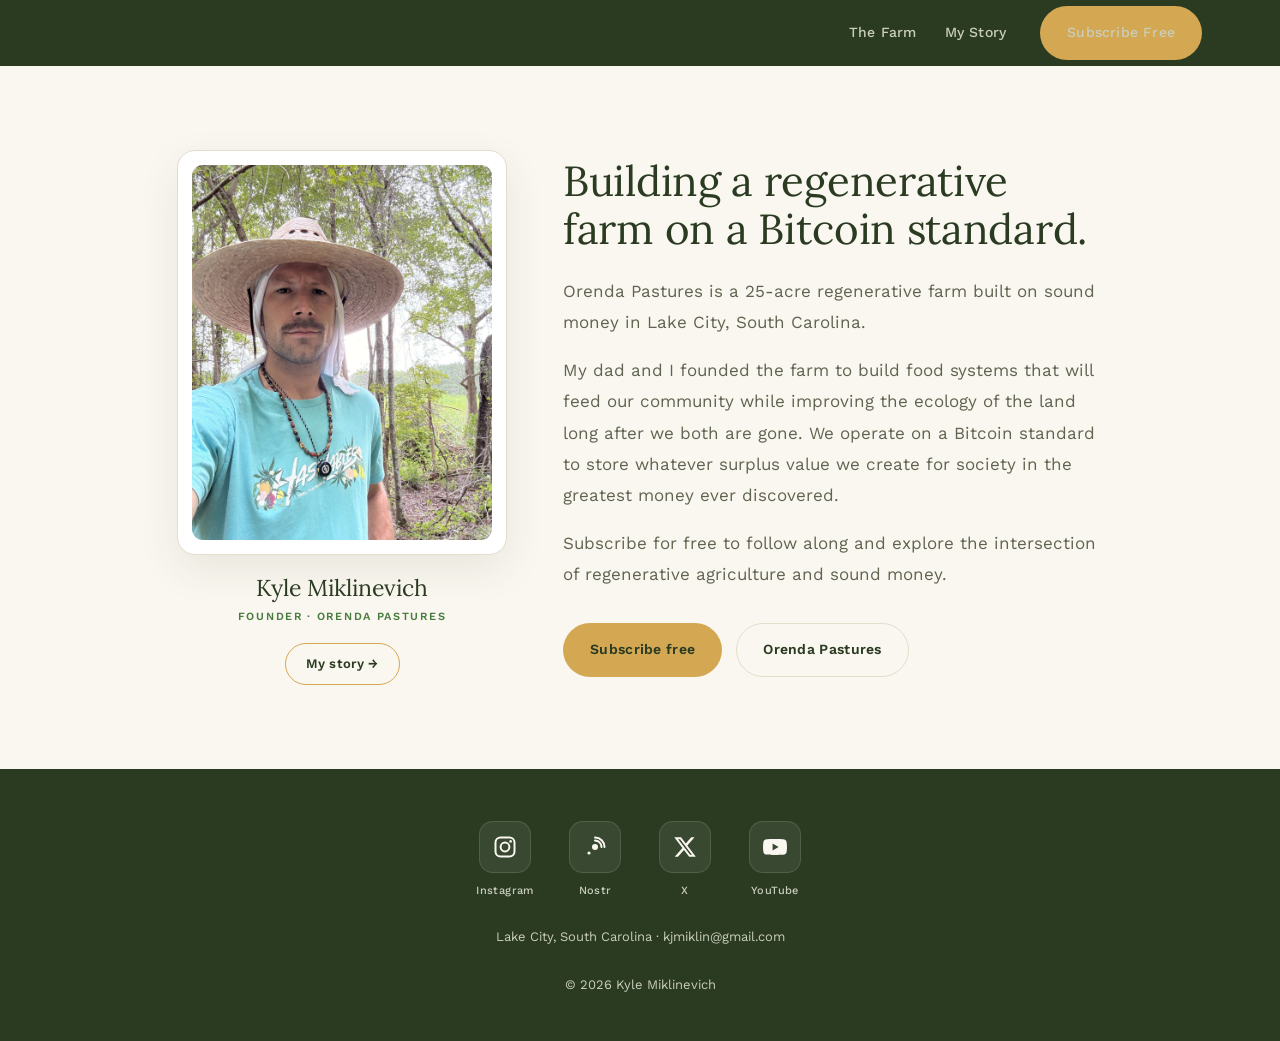
<file: index.html>
<!doctype html>
<html lang="en" data-kit="personal">
<head>
<meta charset="utf-8">
<meta name="viewport" content="width=device-width, initial-scale=1">
<title>Kyle Miklinevich · Regenerative farmer, Lake City SC</title>
<meta name="description" content="Building a regenerative farm on a Bitcoin standard in Lake City, South Carolina. Subscribe free to follow along and explore the intersection of regenerative agriculture and sound money.">
<meta property="og:title" content="Kyle Miklinevich">
<meta property="og:description" content="Building a regenerative farm on a Bitcoin standard in Lake City, SC. Subscribe free to follow along.">
<meta property="og:type" content="website">
<link rel="icon" href="favicon.svg" type="image/svg+xml">
<link rel="preconnect" href="https://fonts.googleapis.com">
<link rel="preconnect" href="https://fonts.gstatic.com" crossorigin>
<link href="https://fonts.googleapis.com/css2?family=Lora:ital,wght@0,400;0,500;1,400&family=Work+Sans:wght@400;500;600&display=swap" rel="stylesheet">
<link rel="stylesheet" href="site.css">
</head>
<body>

<header class="site-header">
  <div class="header-inner">
    <nav class="nav">
      <a class="nav-link" href="https://orendapastures.com">The Farm</a>
      <a class="nav-link" href="bio.html">My Story</a>
      <a class="btn btn-gold btn-join" href="https://orendapastures.com/#/portal/signup/free">Subscribe Free</a>
    </nav>
  </div>
</header>

<section class="lede">
  <div class="lede-photo">
    <figure class="frame">
      <img src="kyle-hero.jpg" alt="Kyle Miklinevich on the land in Lake City, SC">
    </figure>
    <figcaption class="photo-cap">
      <span class="nm">Kyle Miklinevich</span>
      <span class="rl">Founder · Orenda Pastures</span>
      <a class="story" href="bio.html">My story &rarr;</a>
    </figcaption>
  </div>
  <div class="lede-copy">
    <h1>Building a regenerative farm on a Bitcoin standard.</h1>
    <p>Orenda Pastures is a 25-acre regenerative farm built on sound money in Lake City, South Carolina.</p>
    <p>My dad and I founded the farm to build food systems that will feed our community while improving the ecology of the land long after we both are gone. We operate on a Bitcoin standard to store whatever surplus value we create for society in the greatest money ever discovered.</p>
    <p>Subscribe for free to follow along and explore the intersection of regenerative agriculture and sound money.</p>
    <div class="cta-row">
      <a class="btn btn-gold" href="https://orendapastures.com/#/portal/signup/free">Subscribe free</a>
      <a class="btn btn-quiet" href="https://orendapastures.com">Orenda Pastures</a>
    </div>
  </div>
</section>

<footer class="foot">
  <div class="foot-inner">
    <div class="social-tiles">
      <!-- TODO: confirm/replace social URLs -->
      <a class="social-tile ig" href="https://instagram.com/" aria-label="Instagram">
        <span class="ico"><svg viewBox="0 0 24 24" fill="none"><rect x="2.5" y="2.5" width="19" height="19" rx="5" stroke="currentColor" stroke-width="2"/><circle cx="12" cy="12" r="4.4" stroke="currentColor" stroke-width="2"/><circle cx="17.6" cy="6.4" r="1.3" fill="currentColor"/></svg></span>
        <span>Instagram</span>
      </a>
      <a class="social-tile nostr" href="https://primal.net/" aria-label="Nostr">
        <span class="ico"><svg viewBox="0 0 24 24" fill="none"><circle cx="12" cy="12" r="3" fill="currentColor"/><path d="M12 5.5a6.5 6.5 0 0 1 6.5 6.5M12 2.5A9.5 9.5 0 0 1 21.5 12" stroke="currentColor" stroke-width="2" stroke-linecap="round"/><circle cx="6" cy="18" r="1.6" fill="currentColor"/></svg></span>
        <span>Nostr</span>
      </a>
      <a class="social-tile x" href="https://x.com/" aria-label="X">
        <span class="ico"><svg viewBox="0 0 24 24"><path fill="currentColor" d="M18.244 2.25h3.308l-7.227 8.26 8.502 11.24h-6.66l-5.214-6.817L4.99 21.75H1.68l7.73-8.835L1.254 2.25H8.08l4.713 6.231zm-1.161 17.52h1.833L7.084 4.126H5.117z"/></svg></span>
        <span>X</span>
      </a>
      <a class="social-tile yt" href="https://youtube.com/@orendapastures" aria-label="YouTube">
        <span class="ico"><svg viewBox="0 0 24 24"><path fill="currentColor" d="M23.5 6.5a3 3 0 0 0-2.1-2.1C19.5 4 12 4 12 4s-7.5 0-9.4.4A3 3 0 0 0 .5 6.5 31 31 0 0 0 0 12a31 31 0 0 0 .5 5.5 3 3 0 0 0 2.1 2.1C4.5 20 12 20 12 20s7.5 0 9.4-.4a3 3 0 0 0 2.1-2.1A31 31 0 0 0 24 12a31 31 0 0 0-.5-5.5zM9.6 15.5v-7l6 3.5z"/></svg></span>
        <span>YouTube</span>
      </a>
    </div>
    <div class="foot-meta">Lake City, South Carolina · <a href="mailto:kjmiklin@gmail.com">kjmiklin@gmail.com</a></div>
    <div class="foot-meta">© <span id="yr"></span> Kyle Miklinevich</div>
  </div>
</footer>

<script>document.getElementById('yr').textContent = new Date().getFullYear();</script>
</body>
</html>
</file>
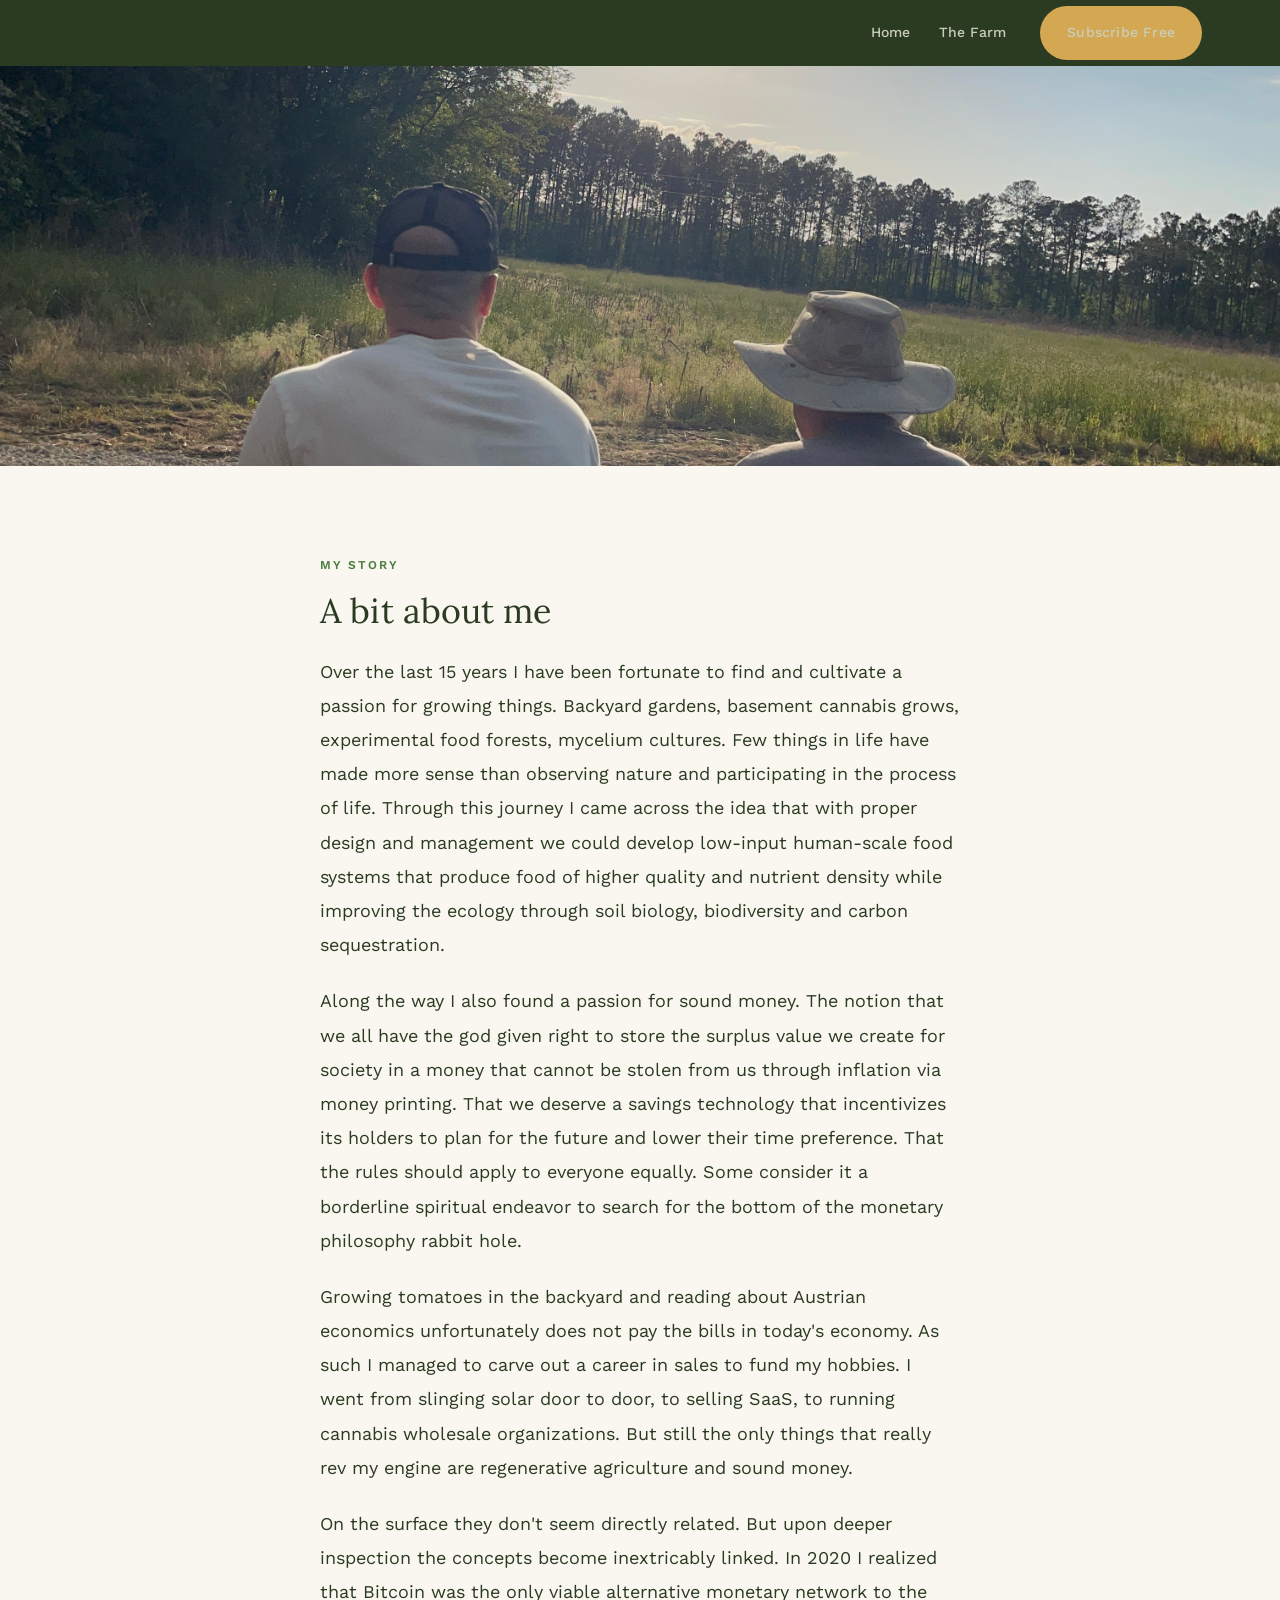
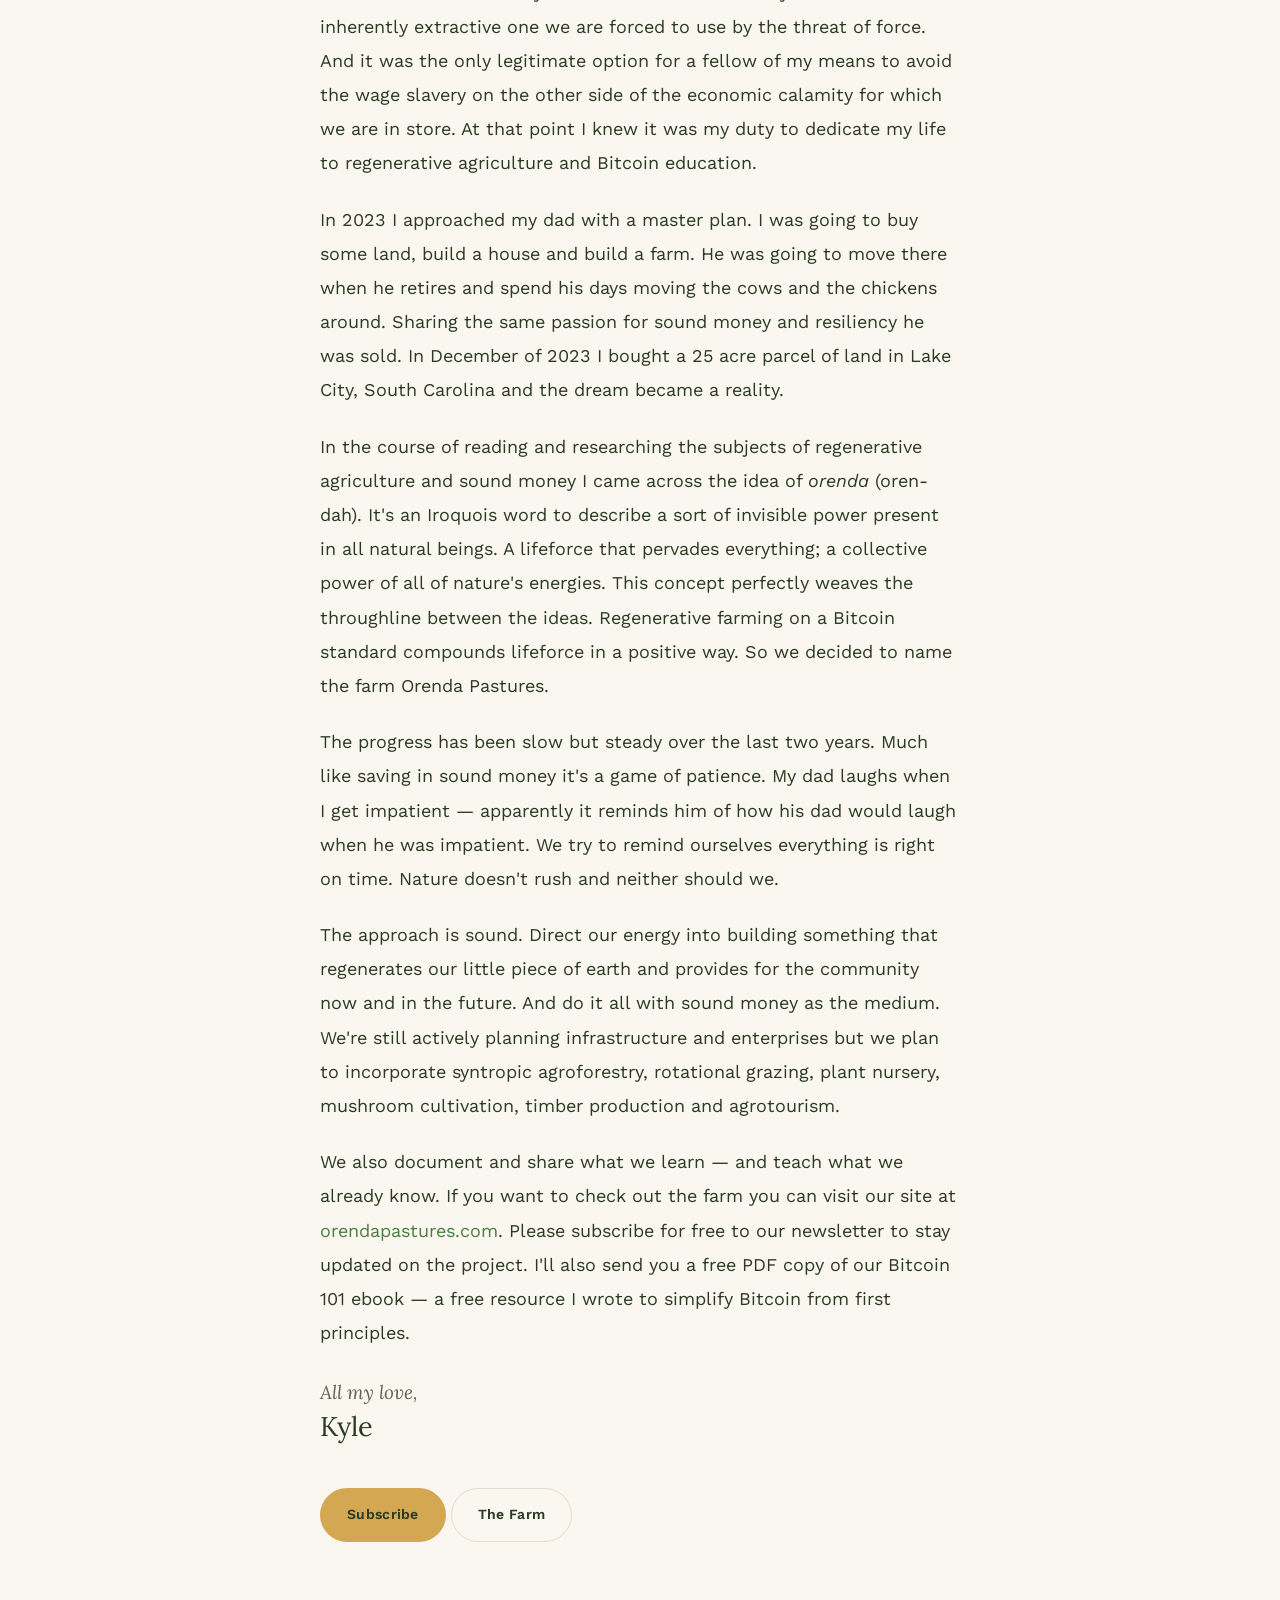
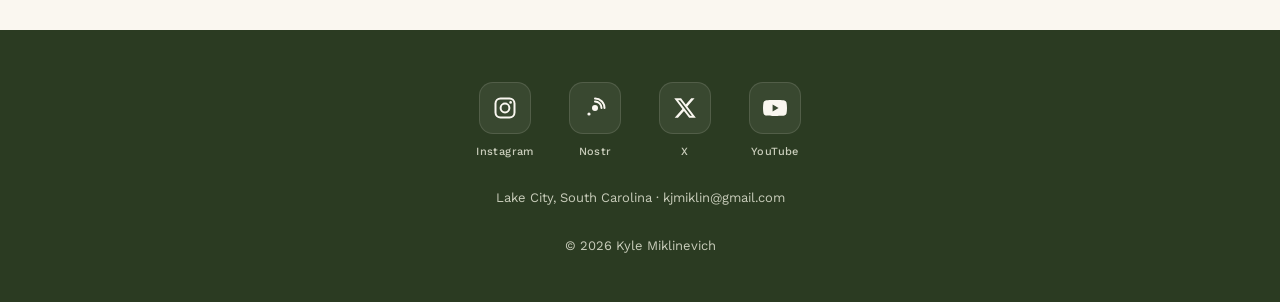
<file: bio.html>
<!doctype html>
<html lang="en" data-kit="personal">
<head>
<meta charset="utf-8">
<meta name="viewport" content="width=device-width, initial-scale=1">
<title>A bit about me · Kyle Miklinevich</title>
<meta name="description" content="How Kyle Miklinevich came to dedicate his life to regenerative agriculture and sound money — and founded Orenda Pastures in Lake City, SC.">
<link rel="icon" href="favicon.svg" type="image/svg+xml">
<link rel="preconnect" href="https://fonts.googleapis.com">
<link rel="preconnect" href="https://fonts.gstatic.com" crossorigin>
<link href="https://fonts.googleapis.com/css2?family=Lora:ital,wght@0,400;0,500;0,600;1,400;1,500&family=Work+Sans:wght@400;500;600&display=swap" rel="stylesheet">
<link rel="stylesheet" href="site.css">
</head>
<body>

<header class="site-header">
  <div class="header-inner">
    <nav class="nav">
      <a class="nav-link" href="index.html">Home</a>
      <a class="nav-link" href="https://orendapastures.com">The Farm</a>
      <a class="btn btn-gold btn-join" href="https://orendapastures.com/#/portal/signup/free">Subscribe Free</a>
    </nav>
  </div>
</header>

<img class="story-banner" src="tailgate.JPG" alt="Kyle on the tailgate at Orenda Pastures">

<section class="band">
  <div class="wrap">
    <article class="story">
      <span class="eyebrow">My Story</span>
      <h1 class="heading">A bit about me</h1>

      <p>Over the last 15 years I have been fortunate to find and cultivate a passion for growing things. Backyard gardens, basement cannabis grows, experimental food forests, mycelium cultures. Few things in life have made more sense than observing nature and participating in the process of life. Through this journey I came across the idea that with proper design and management we could develop low-input human-scale food systems that produce food of higher quality and nutrient density while improving the ecology through soil biology, biodiversity and carbon sequestration.</p>

      <p>Along the way I also found a passion for sound money. The notion that we all have the god given right to store the surplus value we create for society in a money that cannot be stolen from us through inflation via money printing. That we deserve a savings technology that incentivizes its holders to plan for the future and lower their time preference. That the rules should apply to everyone equally. Some consider it a borderline spiritual endeavor to search for the bottom of the monetary philosophy rabbit hole.</p>

      <p>Growing tomatoes in the backyard and reading about Austrian economics unfortunately does not pay the bills in today's economy. As such I managed to carve out a career in sales to fund my hobbies. I went from slinging solar door to door, to selling SaaS, to running cannabis wholesale organizations. But still the only things that really rev my engine are regenerative agriculture and sound money.</p>

      <p>On the surface they don't seem directly related. But upon deeper inspection the concepts become inextricably linked. In 2020 I realized that Bitcoin was the only viable alternative monetary network to the inherently extractive one we are forced to use by the threat of force. And it was the only legitimate option for a fellow of my means to avoid the wage slavery on the other side of the economic calamity for which we are in store. At that point I knew it was my duty to dedicate my life to regenerative agriculture and Bitcoin education.</p>

      <p>In 2023 I approached my dad with a master plan. I was going to buy some land, build a house and build a farm. He was going to move there when he retires and spend his days moving the cows and the chickens around. Sharing the same passion for sound money and resiliency he was sold. In December of 2023 I bought a 25 acre parcel of land in Lake City, South Carolina and the dream became a reality.</p>

      <p>In the course of reading and researching the subjects of regenerative agriculture and sound money I came across the idea of <em>orenda</em> (oren-dah). It's an Iroquois word to describe a sort of invisible power present in all natural beings. A lifeforce that pervades everything; a collective power of all of nature's energies. This concept perfectly weaves the throughline between the ideas. Regenerative farming on a Bitcoin standard compounds lifeforce in a positive way. So we decided to name the farm Orenda Pastures.</p>

      <p>The progress has been slow but steady over the last two years. Much like saving in sound money it's a game of patience. My dad laughs when I get impatient — apparently it reminds him of how his dad would laugh when he was impatient. We try to remind ourselves everything is right on time. Nature doesn't rush and neither should we.</p>

      <p>The approach is sound. Direct our energy into building something that regenerates our little piece of earth and provides for the community now and in the future. And do it all with sound money as the medium. We're still actively planning infrastructure and enterprises but we plan to incorporate syntropic agroforestry, rotational grazing, plant nursery, mushroom cultivation, timber production and agrotourism.</p>

      <p>We also document and share what we learn — and teach what we already know. If you want to check out the farm you can visit our site at <a href="https://orendapastures.com">orendapastures.com</a>. Please subscribe for free to our newsletter to stay updated on the project. I'll also send you a free PDF copy of our Bitcoin 101 ebook — a free resource I wrote to simplify Bitcoin from first principles.</p>

      <div class="sign">
        <span class="love">All my love,</span>
        <span class="nm">Kyle</span>
      </div>

      <div class="back-row">
        <a class="btn btn-gold" href="https://orendapastures.com/#/portal/signup/free">Subscribe</a>
        <a class="btn btn-quiet" href="https://orendapastures.com">The Farm</a>
      </div>
    </article>
  </div>
</section>

<footer class="foot">
  <div class="foot-inner">
    <div class="social-tiles">
      <!-- TODO: confirm/replace social URLs -->
      <a class="social-tile ig" href="https://instagram.com/" aria-label="Instagram">
        <span class="ico"><svg viewBox="0 0 24 24" fill="none"><rect x="2.5" y="2.5" width="19" height="19" rx="5" stroke="currentColor" stroke-width="2"/><circle cx="12" cy="12" r="4.4" stroke="currentColor" stroke-width="2"/><circle cx="17.6" cy="6.4" r="1.3" fill="currentColor"/></svg></span>
        <span>Instagram</span>
      </a>
      <a class="social-tile nostr" href="https://primal.net/" aria-label="Nostr">
        <span class="ico"><svg viewBox="0 0 24 24" fill="none"><circle cx="12" cy="12" r="3" fill="currentColor"/><path d="M12 5.5a6.5 6.5 0 0 1 6.5 6.5M12 2.5A9.5 9.5 0 0 1 21.5 12" stroke="currentColor" stroke-width="2" stroke-linecap="round"/><circle cx="6" cy="18" r="1.6" fill="currentColor"/></svg></span>
        <span>Nostr</span>
      </a>
      <a class="social-tile x" href="https://x.com/" aria-label="X">
        <span class="ico"><svg viewBox="0 0 24 24"><path fill="currentColor" d="M18.244 2.25h3.308l-7.227 8.26 8.502 11.24h-6.66l-5.214-6.817L4.99 21.75H1.68l7.73-8.835L1.254 2.25H8.08l4.713 6.231zm-1.161 17.52h1.833L7.084 4.126H5.117z"/></svg></span>
        <span>X</span>
      </a>
      <a class="social-tile yt" href="https://youtube.com/@orendapastures" aria-label="YouTube">
        <span class="ico"><svg viewBox="0 0 24 24"><path fill="currentColor" d="M23.5 6.5a3 3 0 0 0-2.1-2.1C19.5 4 12 4 12 4s-7.5 0-9.4.4A3 3 0 0 0 .5 6.5 31 31 0 0 0 0 12a31 31 0 0 0 .5 5.5 3 3 0 0 0 2.1 2.1C4.5 20 12 20 12 20s7.5 0 9.4-.4a3 3 0 0 0 2.1-2.1A31 31 0 0 0 24 12a31 31 0 0 0-.5-5.5zM9.6 15.5v-7l6 3.5z"/></svg></span>
        <span>YouTube</span>
      </a>
    </div>
    <div class="foot-meta">Lake City, South Carolina · <a href="mailto:kjmiklin@gmail.com">kjmiklin@gmail.com</a></div>
    <div class="foot-meta">© <span id="yr"></span> Kyle Miklinevich</div>
  </div>
</footer>

<script>document.getElementById('yr').textContent = new Date().getFullYear();</script>
</body>
</html>
</file>
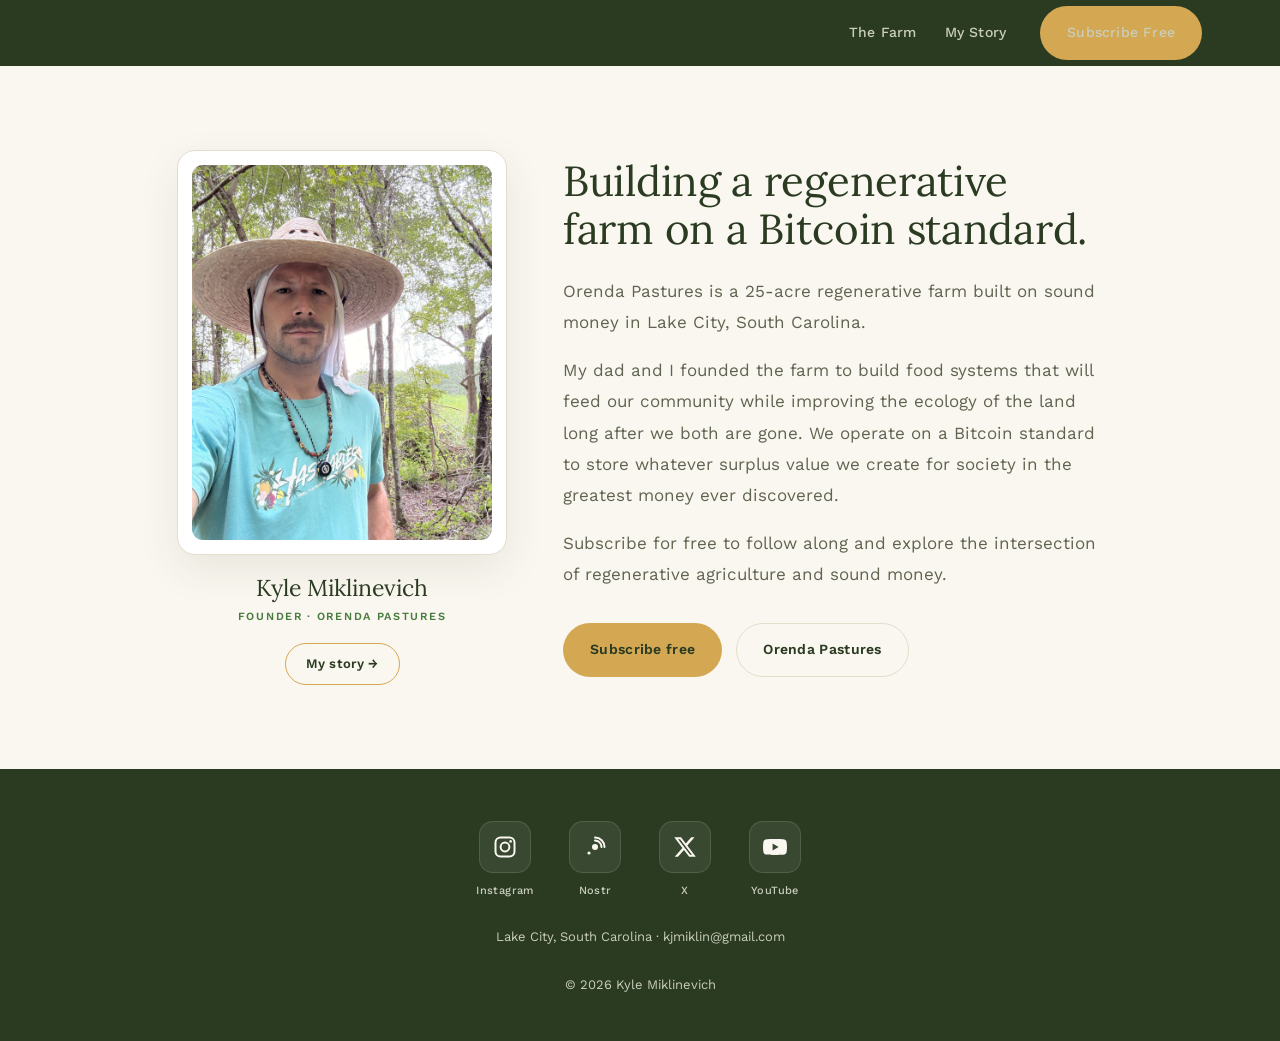
<file: commons.html>
<!doctype html>
<html lang="en">
<head>
<meta charset="utf-8">
<meta name="viewport" content="width=device-width, initial-scale=1">
<title>Kyle Miklinevich</title>
<meta name="robots" content="noindex">
<link rel="canonical" href="https://kylemiklinevich.com/">
<meta http-equiv="refresh" content="0; url=index.html">
<script>window.location.replace("index.html");</script>
</head>
<body>
<p>Redirecting to <a href="index.html">kylemiklinevich.com</a>&hellip;</p>
</body>
</html>
</file>
<file: site.css>
/* ============================================================
   kylemiklinevich.com — shared styles
   Commons base kit. Tokens mirror _commons/brand/commons-tokens.css.
   ============================================================ */
:root{
  --forest:#2B3B22; --forest-light:#34472A; --pasture:#4A7C3F;
  --cream:#FAF7F0; --cream-dark:#F1EADC; --gold:#D4A853; --gold-dark:#C2933F;
  --gold-soft:#E0BC72; --earth:#3D3228;
  --text:#2B3B22; --text-muted:#5F6450; --text-light:#95917F;
  --on-dark:#FAF7F0; --on-dark-muted:#C9CDBB;
  --border:#E5DDCC; --line-soft:#EFE8DA; --card:#fff;
  --font-serif:'Lora',Georgia,'Times New Roman',serif;
  --font-sans:'Work Sans',-apple-system,BlinkMacSystemFont,'Segoe UI',Roboto,sans-serif;
  --fs-name:52px; --fs-heading:30px; --fs-lead:19px; --fs-body:17px;
  --max:1180px; --measure:640px; --radius:14px;
}
*,*::before,*::after{box-sizing:border-box;margin:0;padding:0}
html{font-size:16px;-webkit-font-smoothing:antialiased;scroll-behavior:smooth}
body{font-family:var(--font-sans);color:var(--text);background:var(--cream);line-height:1.85}
img,svg{max-width:100%;height:auto;display:block}
a{color:var(--pasture);text-decoration:none}
.wrap{max-width:var(--max);margin:0 auto;padding:0 28px}
.eyebrow{display:block;text-transform:uppercase;letter-spacing:1.8px;font-size:12px;font-weight:600;color:var(--pasture)}
.heading{font-family:var(--font-serif);font-weight:400;font-size:var(--fs-heading);line-height:1.25;color:var(--text)}
.body{font-size:var(--fs-body);line-height:1.9;color:var(--text-muted)}
.lead{font-size:var(--fs-lead);line-height:1.7;color:var(--text-muted)}

/* ---- header / nav ---- */
.site-header{position:sticky;top:0;z-index:50;background:var(--forest)}
.header-inner{max-width:var(--max);margin:0 auto;padding:0 28px;height:66px;display:flex;align-items:center;justify-content:flex-end}
.brand{font-family:var(--font-serif);font-size:19px;font-weight:500;color:var(--on-dark);letter-spacing:.3px}
.brand:hover{color:var(--on-dark)}
.nav{display:flex;align-items:center;gap:28px}
.nav a{color:var(--on-dark-muted);font-size:14px;font-weight:500;letter-spacing:.2px}
.nav a:hover{color:var(--on-dark)}
.nav .btn-join{margin-left:6px}
@media(max-width:760px){.nav .nav-link{display:none}}

/* ---- buttons ---- */
.btn{display:inline-block;font-family:var(--font-sans);font-weight:600;font-size:14px;letter-spacing:.3px;padding:13px 26px;border-radius:999px;cursor:pointer;border:1px solid transparent;transition:all .15s ease;white-space:nowrap}
.btn-gold{background:var(--gold);color:var(--forest)}
.btn-gold:hover{background:var(--gold-dark)}
.btn-quiet{background:transparent;border-color:var(--border);color:var(--forest)}
.btn-quiet:hover{border-color:var(--pasture);color:var(--pasture)}
.btn-commons{background:var(--forest);color:var(--on-dark);border-color:var(--forest)}
.btn-commons:hover{background:var(--forest-light);border-color:var(--forest-light)}
.btn-onforest{background:transparent;color:var(--on-dark);border-color:rgba(250,247,240,.32)}
.btn-onforest:hover{border-color:var(--on-dark)}

/* ---- split hero ---- */
.hero-split{display:flex;min-height:560px}
/* image is absolutely positioned so the TEXT column sets the hero height */
.hero-media{flex:1;position:relative;background:var(--forest);overflow:hidden;min-height:440px}
.hero-media img{position:absolute;inset:0;width:100%;height:100%;object-fit:cover;object-position:center 30%}
.hero-caption{position:absolute;left:0;right:0;top:0;padding:44px 48px 70px;background:linear-gradient(to bottom,rgba(20,28,15,.92),rgba(20,28,15,0))}
.hero-caption .name{font-family:var(--font-serif);font-weight:400;font-size:46px;line-height:1.04;color:var(--on-dark)}
.hero-caption .role{margin-top:11px;text-transform:uppercase;letter-spacing:1.9px;font-size:12.5px;font-weight:600;color:var(--gold-soft)}
.hero-content{flex:1;display:flex;align-items:center;padding:72px 56px;background:var(--cream)}
.hero-content .inner{max-width:540px}
.hero-content .hero-header{font-family:var(--font-serif);font-weight:400;font-size:38px;line-height:1.18;color:var(--text);margin-bottom:12px}
.hero-content .intro{font-size:18px;line-height:1.7;color:var(--text-muted)}
.hero-content .org{font-weight:600;color:var(--forest)}
.hero-content .org-list{margin-top:26px}
.org-item{margin-top:18px;font-size:16px;line-height:1.55}
.org-item:first-child{margin-top:0}
.org-item .name{display:block;font-family:var(--font-serif);font-size:18px;color:var(--forest);margin-bottom:3px}
.org-item .desc{color:var(--text-muted)}
.hero-content .cta-row{margin-top:36px;display:flex;gap:14px;flex-wrap:wrap}
@media(max-width:880px){
  .hero-split{flex-direction:column;min-height:0}
  .hero-media{min-height:62vh}
  .hero-content{padding:52px 28px}
  .hero-caption .name{font-size:32px}
}

/* ---- framed split lede (one-pager hero) ---- */
.lede{display:flex;align-items:center;justify-content:center;gap:56px;max-width:1060px;margin:0 auto;padding:84px 28px}
.lede-photo{flex:0 0 auto;width:330px}
.frame{background:var(--card);border:1px solid var(--border);border-radius:18px;padding:14px;box-shadow:0 14px 40px rgba(43,59,34,.09)}
.frame img{width:100%;aspect-ratio:4/5;object-fit:cover;object-position:center 28%;border-radius:11px;display:block}
.photo-cap{display:flex;flex-direction:column;align-items:center;text-align:center;margin-top:20px}
.photo-cap .nm{font-family:var(--font-serif);font-size:23px;color:var(--forest);line-height:1.1}
.photo-cap .rl{margin-top:7px;text-transform:uppercase;letter-spacing:1.7px;font-size:11px;font-weight:600;color:var(--pasture)}
.photo-cap .story{margin-top:15px;display:inline-block;padding:8px 20px;border:1px solid var(--gold);border-radius:999px;font-size:13px;font-weight:600;color:var(--forest);letter-spacing:.3px;transition:all .15s ease}
.photo-cap .story:hover{background:var(--gold);color:var(--forest)}
.lede-copy{flex:1 1 0;max-width:540px}
.lede-copy h1{font-family:var(--font-serif);font-weight:400;font-size:42px;line-height:1.14;color:var(--text);margin-bottom:22px;letter-spacing:-.3px}
.lede-copy p{font-size:17px;line-height:1.85;color:var(--text-muted)}
.lede-copy p + p{margin-top:16px}
.lede-copy .cta-row{margin-top:32px;display:flex;gap:14px;flex-wrap:wrap}
@media(max-width:840px){
  .lede{flex-direction:column;gap:36px;padding:56px 28px}
  .lede-photo{width:300px}
  .lede-copy{max-width:560px;text-align:center}
  .lede-copy h1{font-size:34px}
  .lede-copy .cta-row{justify-content:center}
}

/* ---- generic section ---- */
.band{padding:88px 0}
.band + .band{border-top:1px solid var(--line-soft)}
.measure{max-width:var(--measure);margin:0 auto}
.center{text-align:center}
.stack > * + *{margin-top:20px}
.section-head .heading{margin-top:12px}

/* ---- commons tiles ---- */
.commons-intro{max-width:560px;margin:0 auto 48px}
.tiles{display:grid;grid-template-columns:repeat(3,1fr);gap:22px}
@media(max-width:820px){.tiles{grid-template-columns:1fr;max-width:430px;margin:0 auto}}
.tile{background:var(--card);border:1px solid var(--border);border-radius:var(--radius);padding:32px 28px;display:flex;flex-direction:column;transition:transform .16s ease,box-shadow .16s ease}
.tile:hover{transform:translateY(-3px);box-shadow:0 14px 34px rgba(43,59,34,.10)}
.tile .kicker{text-transform:uppercase;letter-spacing:1.4px;font-size:11px;font-weight:600;color:var(--text-light);margin-bottom:14px}
.tile h3{font-family:var(--font-serif);font-weight:400;font-size:21px;color:var(--forest);margin-bottom:12px}
.tile p{font-size:15px;line-height:1.7;color:var(--text-muted);flex:1;margin-bottom:22px}
.tile .go{font-size:13.5px;font-weight:600;color:var(--pasture);letter-spacing:.2px}
.tile .go::after{content:" \2192";transition:margin .15s ease}
.tile:hover .go::after{margin-left:5px}
.weave{margin-top:46px;text-align:center}
.weave .line{display:inline-flex;align-items:center;gap:16px;color:var(--text-light);font-size:13px;letter-spacing:.4px;text-transform:uppercase;margin-bottom:22px}
.weave .line::before,.weave .line::after{content:"";display:block;width:46px;height:1px;background:var(--border)}

/* ---- support page ---- */
.support-intro{max-width:600px;margin:0 auto 56px;text-align:center}
.support-intro .heading{margin-top:12px}
.support-intro .lead{margin-top:16px}
.support-section{margin-top:56px}
.support-section:first-of-type{margin-top:0}
.support-head{max-width:var(--measure);margin:0 auto 24px;text-align:center}
.support-head h2{font-family:var(--font-serif);font-weight:400;font-size:25px;color:var(--text);margin-top:8px}
.support-head .sub{margin-top:8px;color:var(--text-muted);font-size:15px}
.support-grid{display:grid;grid-template-columns:repeat(auto-fit,minmax(258px,1fr));gap:20px;max-width:var(--max);margin:0 auto}
.s-card{background:var(--card);border:1px solid var(--border);border-radius:var(--radius);padding:28px 26px;display:flex;flex-direction:column}
.s-card.feature{border-color:var(--gold)}
.s-card .kicker{text-transform:uppercase;letter-spacing:1.4px;font-size:11px;font-weight:600;color:var(--text-light);margin-bottom:12px}
.s-card h3{font-family:var(--font-serif);font-weight:400;font-size:20px;color:var(--forest);margin-bottom:10px}
.s-card p{font-size:14.5px;line-height:1.65;color:var(--text-muted);flex:1;margin-bottom:20px}
.s-card .btns{display:flex;gap:10px;flex-wrap:wrap}
.s-card .s-note{margin-top:10px;font-size:11.5px;color:var(--text-light);letter-spacing:.2px}
.btn-sm{padding:11px 20px;font-size:13px}

/* ---- long story (bio) ---- */
.story-banner{width:100%;height:400px;object-fit:cover;object-position:center 50%;display:block}
@media(max-width:640px){.story-banner{height:240px}}
.sign{margin-top:30px;display:flex;flex-direction:column;line-height:1.3}
.sign .love{font-family:var(--font-serif);font-style:italic;font-size:19px;color:var(--text-muted)}
.sign .nm{font-family:var(--font-serif);font-size:27px;color:var(--forest);margin-top:4px}
.story{max-width:var(--measure);margin:0 auto}
.story .heading{font-size:34px;margin-top:14px;margin-bottom:8px}
.story p{font-size:18px;line-height:1.9;color:var(--text);margin-top:22px}
.story p.muted{color:var(--text-muted)}
.story .portrait{width:128px;height:128px;border-radius:50%;margin-bottom:26px}
.back-row{margin-top:44px}

/* ---- personal footer with branded social tiles ---- */
.foot{background:var(--forest);color:var(--on-dark-muted);padding:52px 0 44px}
.foot-inner{max-width:var(--max);margin:0 auto;padding:0 28px;display:flex;flex-direction:column;align-items:center;gap:24px;text-align:center}
.social-tiles{display:flex;gap:16px;flex-wrap:wrap;justify-content:center}
.social-tile{display:flex;flex-direction:column;align-items:center;gap:8px;width:74px;color:var(--on-dark-muted)}
.social-tile .ico{width:52px;height:52px;border-radius:14px;display:flex;align-items:center;justify-content:center;background:rgba(250,247,240,.07);border:1px solid rgba(250,247,240,.12);transition:all .16s ease}
.social-tile .ico svg{width:24px;height:24px;color:var(--on-dark)}
.social-tile span{font-size:11px;letter-spacing:.4px;font-weight:500}
.social-tile:hover{color:var(--on-dark)}
.social-tile:hover .ico{transform:translateY(-2px)}
.social-tile.ig:hover .ico{background:#E1306C;border-color:#E1306C}
.social-tile.nostr:hover .ico{background:#8E30EB;border-color:#8E30EB}
.social-tile.x:hover .ico{background:#000;border-color:#000}
.social-tile.yt:hover .ico{background:#FF0000;border-color:#FF0000}
.foot-meta{font-size:13px;color:var(--on-dark-muted)}
.foot-meta a{color:var(--on-dark-muted)}
.foot-meta a:hover{color:var(--gold-soft)}
</file>
